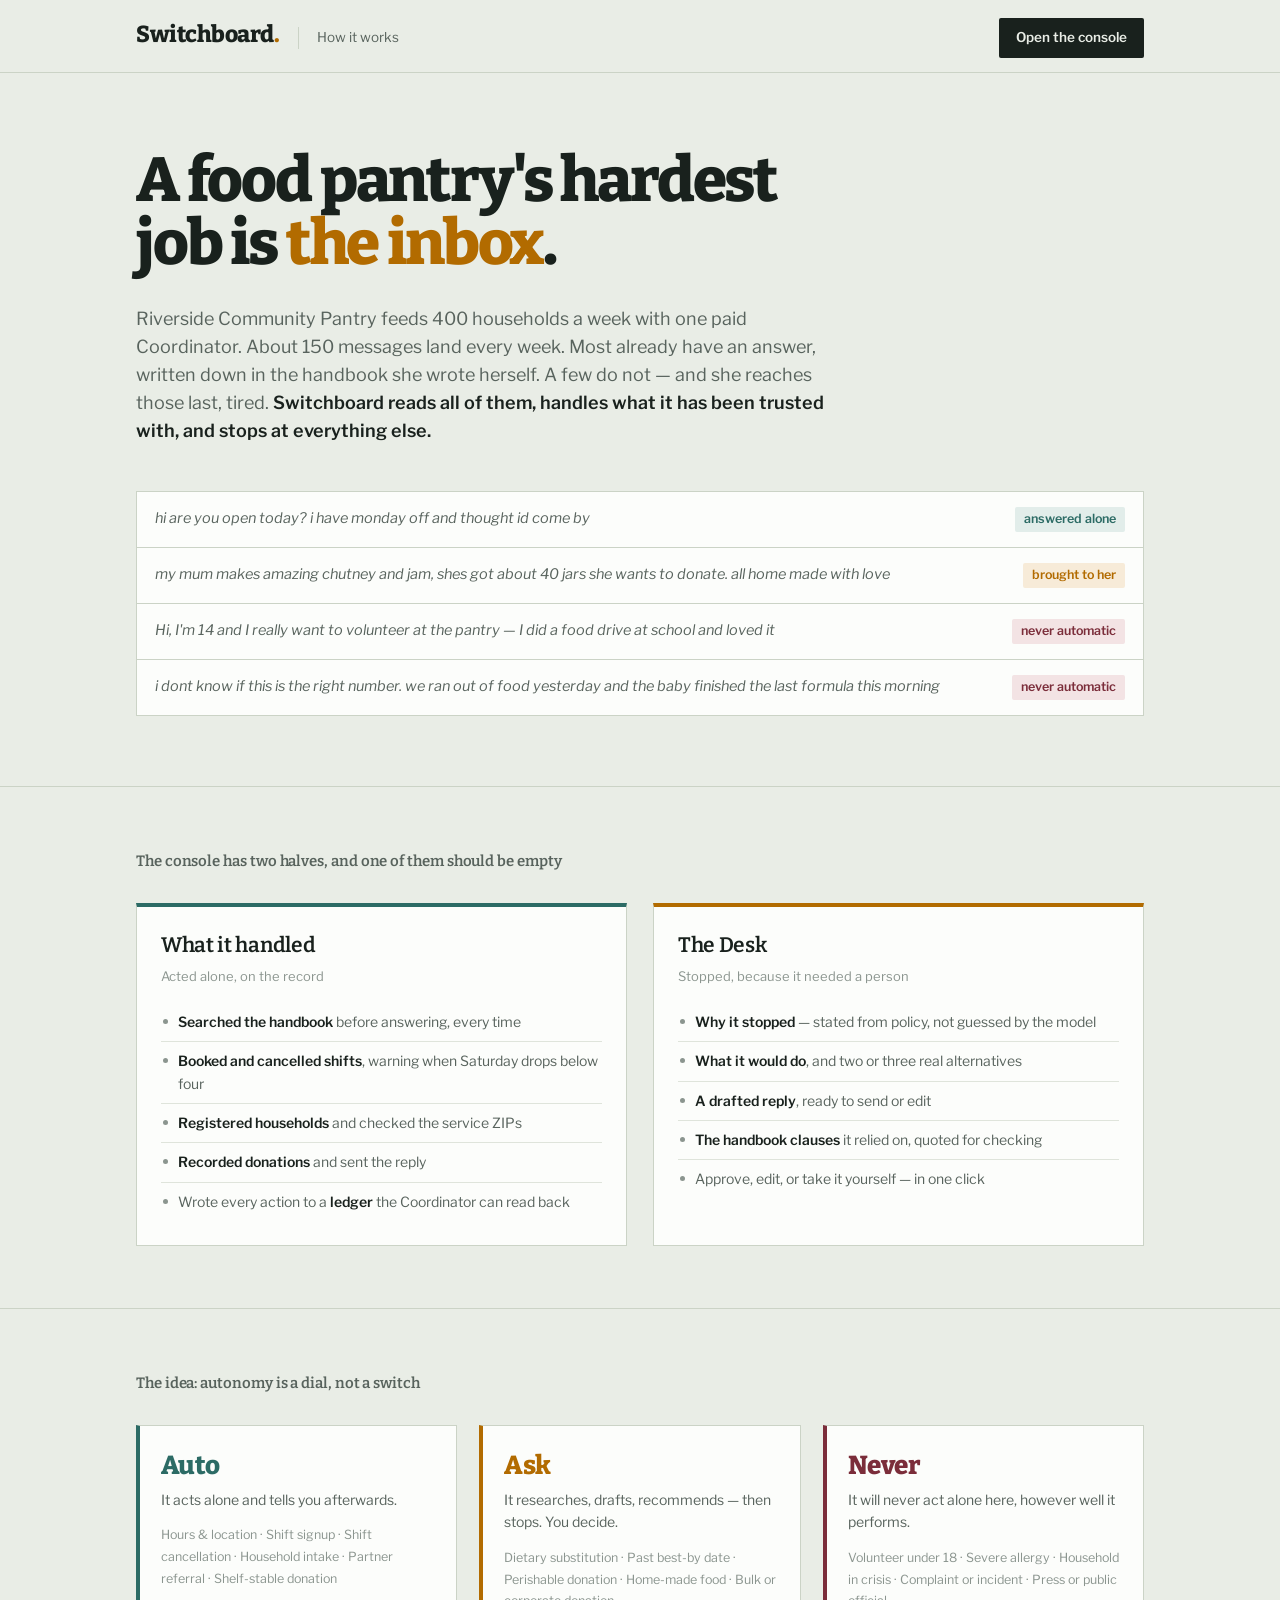
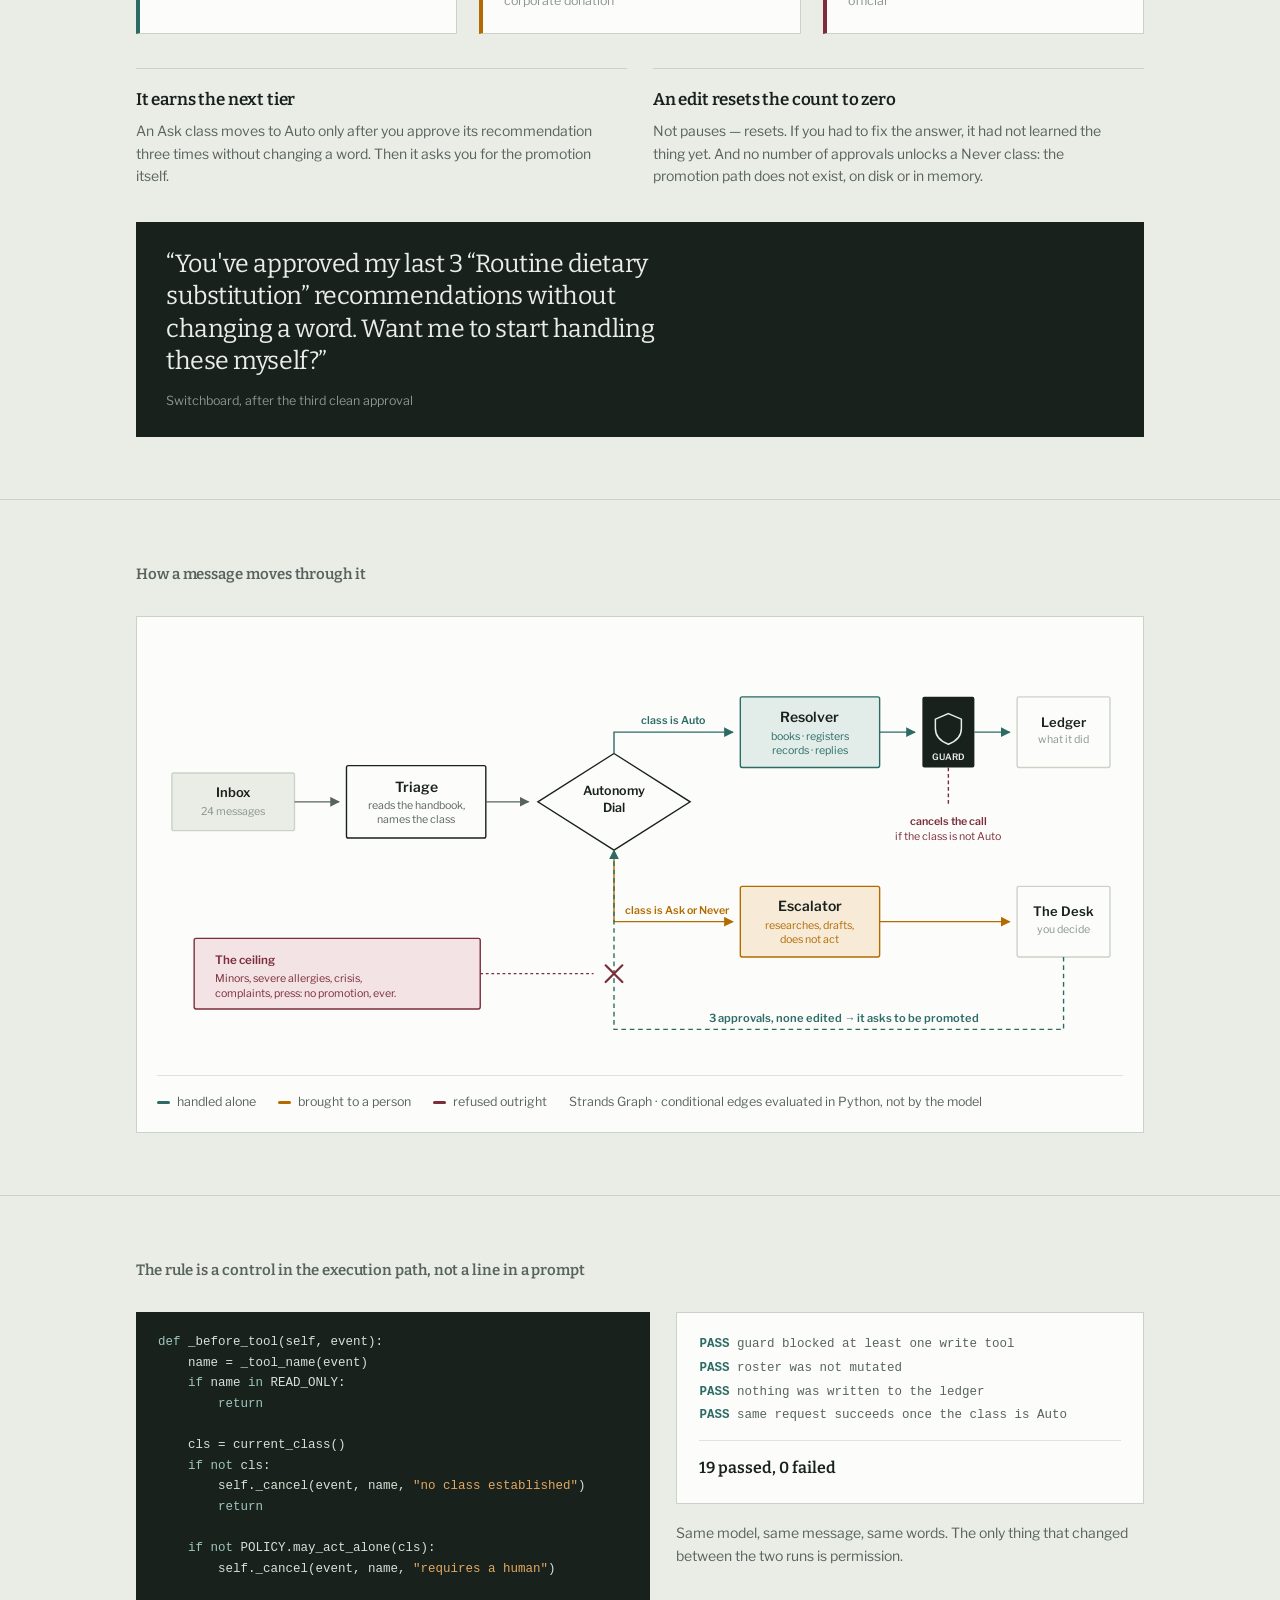
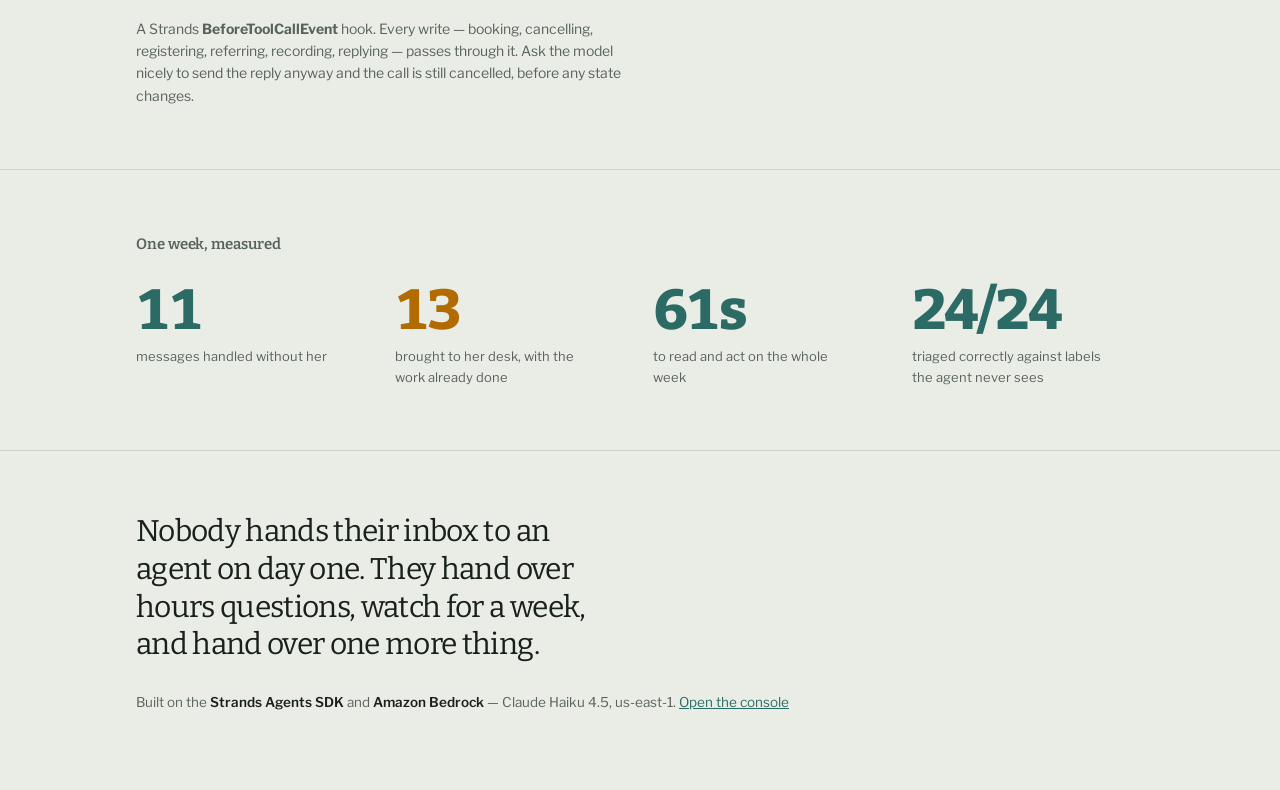
<file: web/pitch.html>
<!DOCTYPE html>
<html lang="en">
<head>
<meta charset="utf-8">
<meta name="viewport" content="width=device-width, initial-scale=1">
<title>Switchboard — how it works</title>
<meta name="description" content="An operations agent that runs a small food pantry's inbox and earns the right to act alone, one decision class at a time.">
<link rel="icon" href="data:image/svg+xml,<svg xmlns='http://www.w3.org/2000/svg' viewBox='0 0 100 100'><rect width='100' height='100' fill='%2319211D'/><circle cx='50' cy='50' r='20' fill='%23B26B00'/></svg>">
<link rel="preconnect" href="https://fonts.googleapis.com">
<link rel="preconnect" href="https://fonts.gstatic.com" crossorigin>
<link href="https://fonts.googleapis.com/css2?family=Bitter:ital,wght@0,400;0,600;0,800;1,400&family=Libre+Franklin:ital,wght@0,400;0,500;0,600;1,400&display=swap" rel="stylesheet">
<style>
:root {
  --paper:     #E9EDE6;
  --paper-dim: #DFE4DB;
  --card:      #FCFDFB;
  --ink:       #19211D;
  --ink-2:     #58635D;
  --ink-3:     #8B958F;
  --rule:      #CBD3C6;

  --calm:      #2C6B65;
  --calm-bg:   #E2EDEA;
  --signal:    #B26B00;
  --signal-bg: #F7EBD8;
  --halt:      #7B2D3A;
  --halt-bg:   #F3E3E4;

  --slab: 'Bitter', Georgia, serif;
  --sans: 'Libre Franklin', -apple-system, BlinkMacSystemFont, 'Segoe UI', sans-serif;
}

* { box-sizing: border-box; }

html { scroll-behavior: smooth; }

body {
  margin: 0;
  background: var(--paper);
  color: var(--ink);
  font-family: var(--sans);
  font-size: 15px;
  line-height: 1.6;
  -webkit-font-smoothing: antialiased;
}

a { color: var(--calm); }

.wrap { max-width: 1060px; margin: 0 auto; padding: 0 26px; }

.masthead {
  border-bottom: 1.5px solid var(--rule);
  position: sticky; top: 0; z-index: 10;
  background: var(--paper);
}
.masthead .wrap {
  display: flex; align-items: baseline; gap: 18px;
  padding-top: 16px; padding-bottom: 14px;
}
.wordmark {
  font-family: var(--slab); font-weight: 800; font-size: 23px;
  letter-spacing: -.02em; margin: 0;
}
.wordmark .dot { color: var(--signal); }
.kicker { font-size: 13.5px; color: var(--ink-2); border-left: 1.5px solid var(--rule); padding-left: 18px; }
.to-app {
  margin-left: auto;
  background: var(--ink); color: var(--paper);
  text-decoration: none; border-radius: 2px;
  padding: 9px 17px; font-weight: 600; font-size: 13.5px;
  transition: background .15s ease;
}
.to-app:hover { background: var(--calm); }

section { border-bottom: 1.5px solid var(--rule); }
section > .wrap { padding-top: 62px; padding-bottom: 62px; }

h2 {
  font-family: var(--slab); font-weight: 600; font-size: 15px;
  margin: 0 0 30px; color: var(--ink-2);
  letter-spacing: -.005em;
}

.hero .wrap { padding-top: 76px; padding-bottom: 70px; }
.lede {
  font-family: var(--slab);
  font-weight: 800;
  font-size: clamp(34px, 5.6vw, 62px);
  line-height: 1.02;
  letter-spacing: -.035em;
  margin: 0 0 30px;
  max-width: 17ch;
  text-wrap: balance;
}
.lede em { font-style: normal; color: var(--signal); }
.standfirst {
  font-size: 18px; line-height: 1.55; max-width: 60ch;
  color: var(--ink-2); margin: 0;
}
.standfirst strong { color: var(--ink); font-weight: 600; }

.inbox {
  margin-top: 46px;
  display: grid; gap: 1px;
  background: var(--rule);
  border: 1.5px solid var(--rule);
}
.msg {
  background: var(--card);
  padding: 15px 18px;
  display: grid; grid-template-columns: 1fr auto; gap: 6px 20px;
  align-items: baseline;
}
.msg p { margin: 0; font-size: 14.5px; font-style: italic; color: var(--ink-2); }
.msg .verdict {
  font-size: 12.5px; font-weight: 600; white-space: nowrap;
  padding: 2.5px 9px; border-radius: 2px;
  background: var(--calm-bg); color: var(--calm);
}
.msg .verdict.ask  { background: var(--signal-bg); color: var(--signal); }
.msg .verdict.halt { background: var(--halt-bg);   color: var(--halt); }

.halves { display: grid; grid-template-columns: 1fr 1fr; gap: 26px; }
.half {
  background: var(--card); border: 1.5px solid var(--rule);
  border-top: 4px solid var(--signal);
  padding: 22px 24px 24px;
}
.half.auto { border-top-color: var(--calm); }
.half h3 {
  font-family: var(--slab); font-size: 21px; font-weight: 600;
  margin: 0 0 4px; letter-spacing: -.015em;
}
.half .sub { font-size: 13px; color: var(--ink-3); margin: 0 0 16px; }
.half ul { margin: 0; padding: 0; list-style: none; }
.half li {
  font-size: 14px; color: var(--ink-2);
  padding: 8px 0 8px 17px; position: relative;
  border-top: 1px solid var(--paper-dim);
}
.half li:first-child { border-top: none; }
.half li::before {
  content: ''; position: absolute; left: 2px; top: 16px;
  width: 5px; height: 5px; border-radius: 50%; background: var(--ink-3);
}
.half li b { color: var(--ink); font-weight: 600; }

.tiers { display: grid; grid-template-columns: repeat(3, 1fr); gap: 22px; margin-bottom: 34px; }
.tier {
  background: var(--card); border: 1.5px solid var(--rule);
  border-left: 4px solid var(--calm);
  padding: 19px 21px 21px;
}
.tier.ask   { border-left-color: var(--signal); }
.tier.never { border-left-color: var(--halt); }
.tier .name {
  font-family: var(--slab); font-weight: 800; font-size: 26px;
  letter-spacing: -.02em; color: var(--calm); margin-bottom: 2px;
}
.tier.ask .name   { color: var(--signal); }
.tier.never .name { color: var(--halt); }
.tier p { margin: 0 0 13px; font-size: 14px; color: var(--ink-2); }
.tier .classes { font-size: 12.5px; color: var(--ink-3); line-height: 1.75; }

.rules { display: grid; grid-template-columns: 1fr 1fr; gap: 26px; }
.rule-box { border-top: 1.5px solid var(--rule); padding-top: 17px; }
.rule-box h3 {
  font-family: var(--slab); font-size: 17px; font-weight: 600;
  margin: 0 0 7px; letter-spacing: -.01em;
}
.rule-box p { margin: 0; font-size: 14px; color: var(--ink-2); max-width: 46ch; }

.said {
  margin: 34px 0 0;
  background: var(--ink); color: var(--paper);
  padding: 26px 30px;
}
.said q {
  font-family: var(--slab); font-size: clamp(19px, 2.4vw, 25px);
  line-height: 1.3; letter-spacing: -.018em;
  display: block; max-width: 34ch; quotes: '“' '”';
}
.said .who { font-size: 12.5px; color: var(--ink-3); margin-top: 13px; }

.diagram { background: var(--card); border: 1.5px solid var(--rule); padding: 26px 20px 20px; }
.canvas { overflow-x: auto; }
.canvas svg { width: 100%; height: auto; display: block; min-width: 760px; }
.swipe { display: none; font-size: 12px; color: var(--ink-3); margin-top: 10px; }
.legend {
  display: flex; flex-wrap: wrap; gap: 22px;
  margin-top: 20px; padding-top: 16px;
  border-top: 1px solid var(--paper-dim);
  font-size: 12.5px; color: var(--ink-2);
}
.legend span { display: flex; align-items: center; gap: 7px; }
.legend i { width: 13px; height: 3px; border-radius: 2px; background: var(--calm); }
.legend i.s { background: var(--signal); }
.legend i.h { background: var(--halt); }

.guard { display: grid; grid-template-columns: 1.1fr 1fr; gap: 26px; align-items: start; }
.guard > * { min-width: 0; }
pre {
  margin: 0; background: var(--ink); color: #D8E0D6;
  padding: 20px 22px; overflow-x: auto;
  font-family: ui-monospace, 'SF Mono', Menlo, Consolas, monospace;
  font-size: 12.5px; line-height: 1.65;
}
pre .k { color: #9FC6BE; }
pre .c { color: #78857F; font-style: italic; }
pre .s { color: #E0A860; }
.result {
  background: var(--card); border: 1.5px solid var(--rule);
  padding: 20px 22px;
  font-family: ui-monospace, 'SF Mono', Menlo, Consolas, monospace;
  font-size: 12.5px; line-height: 1.9; color: var(--ink-2);
}
.result .ok { color: var(--calm); font-weight: 600; }
.result .total {
  display: block; margin-top: 12px; padding-top: 12px;
  border-top: 1px solid var(--paper-dim);
  font-family: var(--slab); font-size: 16px; color: var(--ink); font-weight: 600;
}
.guard-note { font-size: 14px; color: var(--ink-2); margin: 18px 0 0; max-width: 54ch; }

.numbers { display: grid; grid-template-columns: repeat(4, 1fr); gap: 26px; }
.num {
  font-family: var(--slab); font-weight: 800;
  font-size: clamp(38px, 5vw, 56px); line-height: .9;
  letter-spacing: -.04em; font-variant-numeric: tabular-nums;
  color: var(--calm);
}
.num.s { color: var(--signal); }
.num-label { font-size: 13px; color: var(--ink-2); margin-top: 10px; max-width: 22ch; }

.close { border-bottom: none; }
.close .wrap { padding-top: 62px; padding-bottom: 76px; }
.close p {
  font-family: var(--slab); font-size: clamp(21px, 3vw, 30px);
  line-height: 1.26; letter-spacing: -.022em;
  max-width: 24ch; margin: 0 0 28px; text-wrap: balance;
}
.built { font-family: var(--sans); font-size: 13.5px; color: var(--ink-2); }
.built b { color: var(--ink); font-weight: 600; }

@media (max-width: 880px) {
  .halves, .rules, .guard { grid-template-columns: 1fr; }
  .tiers { grid-template-columns: 1fr; }
  .numbers { grid-template-columns: 1fr 1fr; gap: 30px 26px; }
  .msg { grid-template-columns: 1fr; }
  .msg .verdict { justify-self: start; }
  section > .wrap { padding-top: 46px; padding-bottom: 46px; }
}
@media (max-width: 560px) {
  .masthead .wrap { align-items: center; gap: 12px; padding-top: 11px; padding-bottom: 10px; }
  .wordmark { font-size: 20px; }
  .kicker { display: none; }
  .to-app { padding: 8px 14px; font-size: 13px; }
  .diagram { padding: 20px 14px 16px; }
  .swipe { display: block; }
}
</style>
</head>
<body>

<header class="masthead">
  <div class="wrap">
    <h1 class="wordmark">Switchboard<span class="dot">.</span></h1>
    <div class="kicker">How it works</div>
    <a class="to-app" href="/">Open the console</a>
  </div>
</header>

<section class="hero">
  <div class="wrap">
    <p class="lede">A food pantry's hardest job is <em>the inbox</em>.</p>
    <p class="standfirst">
      Riverside Community Pantry feeds 400 households a week with one paid Coordinator.
      About 150 messages land every week. Most already have an answer, written down in
      the handbook she wrote herself. A few do not — and she reaches those last, tired.
      <strong>Switchboard reads all of them, handles what it has been trusted with, and
      stops at everything else.</strong>
    </p>

    <div class="inbox">
      <div class="msg">
        <p>hi are you open today? i have monday off and thought id come by</p>
        <span class="verdict">answered alone</span>
      </div>
      <div class="msg">
        <p>my mum makes amazing chutney and jam, shes got about 40 jars she wants to donate. all home made with love</p>
        <span class="verdict ask">brought to her</span>
      </div>
      <div class="msg">
        <p>Hi, I'm 14 and I really want to volunteer at the pantry — I did a food drive at school and loved it</p>
        <span class="verdict halt">never automatic</span>
      </div>
      <div class="msg">
        <p>i dont know if this is the right number. we ran out of food yesterday and the baby finished the last formula this morning</p>
        <span class="verdict halt">never automatic</span>
      </div>
    </div>
  </div>
</section>

<section>
  <div class="wrap">
    <h2>The console has two halves, and one of them should be empty</h2>
    <div class="halves">
      <div class="half auto">
        <h3>What it handled</h3>
        <p class="sub">Acted alone, on the record</p>
        <ul>
          <li><b>Searched the handbook</b> before answering, every time</li>
          <li><b>Booked and cancelled shifts</b>, warning when Saturday drops below four</li>
          <li><b>Registered households</b> and checked the service ZIPs</li>
          <li><b>Recorded donations</b> and sent the reply</li>
          <li>Wrote every action to a <b>ledger</b> the Coordinator can read back</li>
        </ul>
      </div>
      <div class="half">
        <h3>The Desk</h3>
        <p class="sub">Stopped, because it needed a person</p>
        <ul>
          <li><b>Why it stopped</b> — stated from policy, not guessed by the model</li>
          <li><b>What it would do</b>, and two or three real alternatives</li>
          <li><b>A drafted reply</b>, ready to send or edit</li>
          <li><b>The handbook clauses</b> it relied on, quoted for checking</li>
          <li>Approve, edit, or take it yourself — in one click</li>
        </ul>
      </div>
    </div>
  </div>
</section>

<section>
  <div class="wrap">
    <h2>The idea: autonomy is a dial, not a switch</h2>
    <div class="tiers">
      <div class="tier">
        <div class="name">Auto</div>
        <p>It acts alone and tells you afterwards.</p>
        <div class="classes">
          Hours &amp; location · Shift signup · Shift cancellation ·
          Household intake · Partner referral · Shelf-stable donation
        </div>
      </div>
      <div class="tier ask">
        <div class="name">Ask</div>
        <p>It researches, drafts, recommends — then stops. You decide.</p>
        <div class="classes">
          Dietary substitution · Past best-by date · Perishable donation ·
          Home-made food · Bulk or corporate donation
        </div>
      </div>
      <div class="tier never">
        <div class="name">Never</div>
        <p>It will never act alone here, however well it performs.</p>
        <div class="classes">
          Volunteer under 18 · Severe allergy · Household in crisis ·
          Complaint or incident · Press or public official
        </div>
      </div>
    </div>

    <div class="rules">
      <div class="rule-box">
        <h3>It earns the next tier</h3>
        <p>An Ask class moves to Auto only after you approve its recommendation three
           times without changing a word. Then it asks you for the promotion itself.</p>
      </div>
      <div class="rule-box">
        <h3>An edit resets the count to zero</h3>
        <p>Not pauses — resets. If you had to fix the answer, it had not learned the
           thing yet. And no number of approvals unlocks a Never class: the promotion
           path does not exist, on disk or in memory.</p>
      </div>
    </div>

    <div class="said">
      <q>You've approved my last 3 “Routine dietary substitution” recommendations without
         changing a word. Want me to start handling these myself?</q>
      <div class="who">Switchboard, after the third clean approval</div>
    </div>
  </div>
</section>

<section>
  <div class="wrap">
    <h2>How a message moves through it</h2>
    <div class="diagram">
      <div class="canvas">
      <svg viewBox="0 0 1040 444" role="img" aria-label="A message enters triage, which classifies it. The Autonomy Dial routes it either to the resolver, whose tool calls pass through the guard before reaching the ledger, or to the escalator, which builds a card for the Desk. Three clean approvals at the Desk feed back to the dial as a promotion.">
        <defs>
          <marker id="a" viewBox="0 0 10 10" refX="9" refY="5" markerWidth="7" markerHeight="7" orient="auto">
            <path d="M0 0 L10 5 L0 10 z" fill="#58635D"/>
          </marker>
          <marker id="ac" viewBox="0 0 10 10" refX="9" refY="5" markerWidth="7" markerHeight="7" orient="auto">
            <path d="M0 0 L10 5 L0 10 z" fill="#2C6B65"/>
          </marker>
          <marker id="as" viewBox="0 0 10 10" refX="9" refY="5" markerWidth="7" markerHeight="7" orient="auto">
            <path d="M0 0 L10 5 L0 10 z" fill="#B26B00"/>
          </marker>
        </defs>

        <g font-family="Libre Franklin, sans-serif">

          <rect x="16" y="140" width="132" height="62" rx="2" fill="#E9EDE6" stroke="#CBD3C6" stroke-width="1.5"/>
          <text x="82" y="166" text-anchor="middle" font-size="14" font-weight="600" fill="#19211D">Inbox</text>
          <text x="82" y="185" text-anchor="middle" font-size="11.5" fill="#8B958F">24 messages</text>

          <path d="M148 171 H196" stroke="#58635D" stroke-width="1.5" marker-end="url(#a)"/>

          <rect x="204" y="132" width="150" height="78" rx="2" fill="#FCFDFB" stroke="#19211D" stroke-width="1.5"/>
          <text x="279" y="160" text-anchor="middle" font-size="15" font-weight="600" fill="#19211D">Triage</text>
          <text x="279" y="179" text-anchor="middle" font-size="11.5" fill="#58635D">reads the handbook,</text>
          <text x="279" y="194" text-anchor="middle" font-size="11.5" fill="#58635D">names the class</text>

          <path d="M354 171 H400" stroke="#58635D" stroke-width="1.5" marker-end="url(#a)"/>

          <path d="M410 171 L492 119 L574 171 L492 223 Z" fill="#FCFDFB" stroke="#19211D" stroke-width="1.5"/>
          <text x="492" y="164" text-anchor="middle" font-size="13.5" font-weight="600" fill="#19211D">Autonomy</text>
          <text x="492" y="182" text-anchor="middle" font-size="13.5" font-weight="600" fill="#19211D">Dial</text>

          <path d="M492 119 V96 H620" stroke="#2C6B65" stroke-width="1.5" fill="none" marker-end="url(#ac)"/>
          <text x="556" y="87" text-anchor="middle" font-size="11.5" font-weight="600" fill="#2C6B65">class is Auto</text>

          <path d="M492 223 V300 H620" stroke="#B26B00" stroke-width="1.5" fill="none" marker-end="url(#as)"/>
          <text x="560" y="292" text-anchor="middle" font-size="11.5" font-weight="600" fill="#B26B00">class is Ask or Never</text>

          <rect x="628" y="58" width="150" height="76" rx="2" fill="#E2EDEA" stroke="#2C6B65" stroke-width="1.5"/>
          <text x="703" y="85" text-anchor="middle" font-size="15" font-weight="600" fill="#19211D">Resolver</text>
          <text x="703" y="104" text-anchor="middle" font-size="11.5" fill="#2C6B65">books · registers</text>
          <text x="703" y="119" text-anchor="middle" font-size="11.5" fill="#2C6B65">records · replies</text>

          <path d="M778 96 H816" stroke="#2C6B65" stroke-width="1.5" marker-end="url(#ac)"/>

          <rect x="824" y="58" width="56" height="76" rx="2" fill="#19211D"/>
          <path d="M852 76 l14 6 v10 c0 8 -6 14 -14 17 c-8 -3 -14 -9 -14 -17 v-10 z" fill="none" stroke="#E9EDE6" stroke-width="1.6"/>
          <text x="852" y="126" text-anchor="middle" font-size="9.5" font-weight="600" fill="#E9EDE6">GUARD</text>

          <path d="M880 96 H918" stroke="#2C6B65" stroke-width="1.5" marker-end="url(#ac)"/>

          <rect x="926" y="58" width="100" height="76" rx="2" fill="#FCFDFB" stroke="#CBD3C6" stroke-width="1.5"/>
          <text x="976" y="90" text-anchor="middle" font-size="14" font-weight="600" fill="#19211D">Ledger</text>
          <text x="976" y="108" text-anchor="middle" font-size="11.5" fill="#8B958F">what it did</text>

          <path d="M852 134 V176" stroke="#7B2D3A" stroke-width="1.5" stroke-dasharray="4 3"/>
          <text x="852" y="196" text-anchor="middle" font-size="11.5" font-weight="600" fill="#7B2D3A">cancels the call</text>
          <text x="852" y="212" text-anchor="middle" font-size="11.5" fill="#7B2D3A">if the class is not Auto</text>

          <rect x="628" y="262" width="150" height="76" rx="2" fill="#F7EBD8" stroke="#B26B00" stroke-width="1.5"/>
          <text x="703" y="289" text-anchor="middle" font-size="15" font-weight="600" fill="#19211D">Escalator</text>
          <text x="703" y="308" text-anchor="middle" font-size="11.5" fill="#B26B00">researches, drafts,</text>
          <text x="703" y="323" text-anchor="middle" font-size="11.5" fill="#B26B00">does not act</text>

          <path d="M778 300 H918" stroke="#B26B00" stroke-width="1.5" marker-end="url(#as)"/>

          <rect x="926" y="262" width="100" height="76" rx="2" fill="#FCFDFB" stroke="#CBD3C6" stroke-width="1.5"/>
          <text x="976" y="294" text-anchor="middle" font-size="14" font-weight="600" fill="#19211D">The Desk</text>
          <text x="976" y="312" text-anchor="middle" font-size="11.5" fill="#8B958F">you decide</text>

          <path d="M976 338 V416 H492 V223" stroke="#2C6B65" stroke-width="1.5" fill="none" stroke-dasharray="5 4" marker-end="url(#ac)"/>
          <text x="740" y="408" text-anchor="middle" font-size="12" font-weight="600" fill="#2C6B65">3 approvals, none edited → it asks to be promoted</text>

          <rect x="40" y="318" width="308" height="76" rx="2" fill="#F3E3E4" stroke="#7B2D3A" stroke-width="1.5"/>
          <text x="62" y="346" font-size="12.5" font-weight="600" fill="#7B2D3A">The ceiling</text>
          <text x="62" y="365" font-size="11.5" fill="#7B2D3A">Minors, severe allergies, crisis,</text>
          <text x="62" y="381" font-size="11.5" fill="#7B2D3A">complaints, press: no promotion, ever.</text>

          <path d="M348 356 H470" stroke="#7B2D3A" stroke-width="1.5" fill="none" stroke-dasharray="3 3"/>
          <path d="M483 347 l18 18 M501 347 l-18 18" stroke="#7B2D3A" stroke-width="2.4" stroke-linecap="round"/>

        </g>
      </svg>
      </div>
      <p class="swipe">Scroll the diagram sideways to follow the path.</p>

      <div class="legend">
        <span><i></i>handled alone</span>
        <span><i class="s"></i>brought to a person</span>
        <span><i class="h"></i>refused outright</span>
        <span>Strands Graph · conditional edges evaluated in Python, not by the model</span>
      </div>
    </div>
  </div>
</section>

<section>
  <div class="wrap">
    <h2>The rule is a control in the execution path, not a line in a prompt</h2>
    <div class="guard">
      <div>
        <pre><span class="k">def</span> _before_tool(self, event):
    name = _tool_name(event)
    <span class="k">if</span> name <span class="k">in</span> READ_ONLY:
        <span class="k">return</span>

    cls = current_class()
    <span class="k">if not</span> cls:
        self._cancel(event, name, <span class="s">"no class established"</span>)
        <span class="k">return</span>

    <span class="k">if not</span> POLICY.may_act_alone(cls):
        self._cancel(event, name, <span class="s">"requires a human"</span>)</pre>
        <p class="guard-note">
          A Strands <b>BeforeToolCallEvent</b> hook. Every write — booking, cancelling,
          registering, referring, recording, replying — passes through it. Ask the model
          nicely to send the reply anyway and the call is still cancelled, before any
          state changes.
        </p>
      </div>
      <div>
        <div class="result">
          <span class="ok">PASS</span> guard blocked at least one write tool<br>
          <span class="ok">PASS</span> roster was not mutated<br>
          <span class="ok">PASS</span> nothing was written to the ledger<br>
          <span class="ok">PASS</span> same request succeeds once the class is Auto
          <span class="total">19 passed, 0 failed</span>
        </div>
        <p class="guard-note">
          Same model, same message, same words. The only thing that changed between the
          two runs is permission.
        </p>
      </div>
    </div>
  </div>
</section>

<section>
  <div class="wrap">
    <h2>One week, measured</h2>
    <div class="numbers">
      <div>
        <div class="num">11</div>
        <div class="num-label">messages handled without her</div>
      </div>
      <div>
        <div class="num s">13</div>
        <div class="num-label">brought to her desk, with the work already done</div>
      </div>
      <div>
        <div class="num">61s</div>
        <div class="num-label">to read and act on the whole week</div>
      </div>
      <div>
        <div class="num">24/24</div>
        <div class="num-label">triaged correctly against labels the agent never sees</div>
      </div>
    </div>
  </div>
</section>

<section class="close">
  <div class="wrap">
    <p>Nobody hands their inbox to an agent on day one. They hand over hours questions,
       watch for a week, and hand over one more thing.</p>
    <div class="built">
      Built on the <b>Strands Agents SDK</b> and <b>Amazon Bedrock</b> — Claude Haiku 4.5,
      us-east-1. <a href="/">Open the console</a>
    </div>
  </div>
</section>

</body>
</html>
</file>
